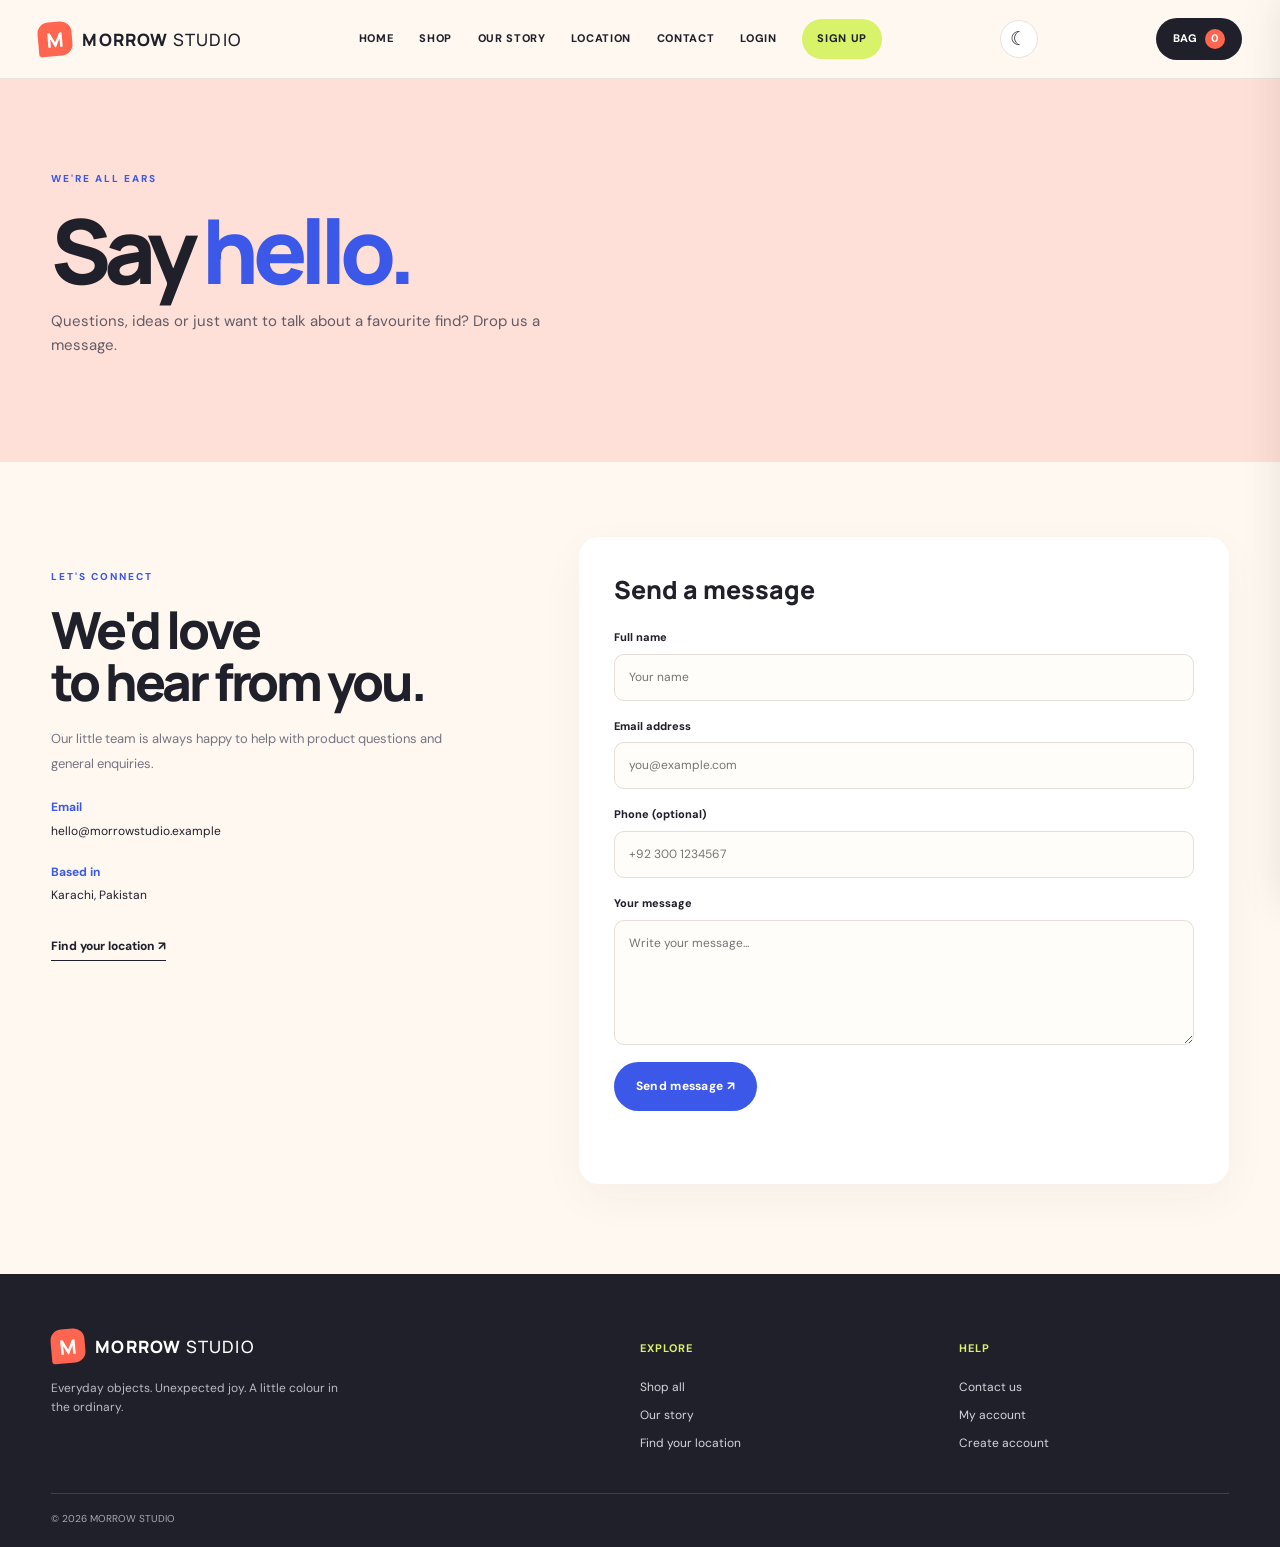
<file: contact.html>
<!doctype html><html lang="en"><head><meta charset="utf-8"><meta name="robots" content="index,follow"><meta name="viewport" content="width=device-width, initial-scale=1"><meta name="description" content="Contact MORROW STUDIO for help with products, orders and general enquiries. Send our team a message."><meta name="theme-color" content="#fff8f0"><title>Contact MORROW STUDIO | Get in Touch</title><meta property="og:type" content="website"><meta property="og:title" content="Contact MORROW STUDIO | Get in Touch"><meta property="og:description" content="Contact MORROW STUDIO for help with products, orders and general enquiries. Send our team a message."><meta name="twitter:card" content="summary_large_image"><link rel="preconnect" href="https://fonts.googleapis.com"><link rel="preconnect" href="https://fonts.gstatic.com" crossorigin><link href="https://fonts.googleapis.com/css2?family=DM+Sans:wght@400;500;600;700;800&family=Manrope:wght@400;500;600;700;800&display=swap" rel="stylesheet"><link rel="stylesheet" href="style.css"><script src="app.js" defer></script></head><body><header class="site-header"><div class="nav-wrap"><a class="brand" href="index.html"><span class="brand-symbol">M</span><span>MORROW<span class="brand-light"> STUDIO</span></span></a><button class="menu-toggle" aria-label="Open menu" aria-expanded="false">☰</button><nav class="main-nav" aria-label="Main navigation"><a href="index.html">Home</a><a href="index.html#shop">Shop</a><a href="about.html">Our story</a><a href="location.html">Location</a><a href="contact.html">Contact</a><a href="login.html">Login</a><a class="nav-signup" href="signup.html">Sign up</a></nav><button class="theme-toggle" type="button" data-theme-toggle aria-label="Switch to dark mode" title="Switch theme">☾</button><button class="bag-trigger" data-open-cart>Bag <span data-cart-count>0</span></button></div></header><main id="main"><section class="page-hero"><div class="content-wrap"><span class="eyebrow">WE'RE ALL EARS</span><h1>Say <em>hello.</em></h1><p>Questions, ideas or just want to talk about a favourite find? Drop us a message.</p></div></section><section class="content-wrap contact-layout"><div class="contact-side"><span class="eyebrow">LET'S CONNECT</span><h2>We'd love<br>to hear from you.</h2><p>Our little team is always happy to help with product questions and general enquiries.</p><div class="contact-detail"><b>Email</b><span>hello@morrowstudio.example</span></div><div class="contact-detail"><b>Based in</b><span>Karachi, Pakistan</span></div><a class="text-arrow" href="location.html">Find your location ↗</a></div><form class="form-card" id="contact-form" novalidate><h2>Send a message</h2><div class="field"><label for="contact-name">Full name</label><input id="contact-name" required placeholder="Your name" autocomplete="name"></div><div class="field"><label for="contact-email">Email address</label><input id="contact-email" type="email" required placeholder="you@example.com" autocomplete="email"></div><div class="field"><label for="contact-phone">Phone (optional)</label><input id="contact-phone" type="tel" placeholder="+92 300 1234567"></div><div class="field"><label for="contact-message">Your message</label><textarea id="contact-message" minlength="10" maxlength="1000" required placeholder="Write your message..."></textarea></div><button class="button button-primary" type="submit">Send message ↗</button><p class="form-feedback" id="contact-feedback" role="status"></p></form></section></main><footer class="site-footer"><div class="footer-main"><div><a class="brand footer-brand" href="index.html"><span class="brand-symbol">M</span><span>MORROW<span class="brand-light"> STUDIO</span></span></a><p>Everyday objects. Unexpected joy. A little colour in the ordinary.</p></div><div><h3>Explore</h3><a href="index.html#shop">Shop all</a><a href="about.html">Our story</a><a href="location.html">Find your location</a></div><div><h3>Help</h3><a href="contact.html">Contact us</a><a href="login.html">My account</a><a href="signup.html">Create account</a></div></div><div class="footer-bottom">© <span class="year"></span> MORROW STUDIO</div></footer><div class="cart-shade" id="cart-shade"></div><aside class="cart-panel" id="cart-panel" aria-label="Shopping bag" aria-hidden="true"><div class="cart-head"><div><span class="eyebrow">YOUR PICKS</span><h2>Your bag <span>♥</span></h2></div><button class="icon-close" data-close-cart aria-label="Close bag">×</button></div><div class="cart-items" id="cart-items"></div><div class="cart-bottom"><div class="cart-total"><span>Subtotal</span><strong id="cart-total">$0.00</strong></div><button class="button button-dark full" id="checkout-button">Continue to checkout <span>↗</span></button></div></aside><div class="toast" id="toast" role="status" aria-live="polite"></div><div class="checkout-layer" id="checkout-layer"><div class="checkout-box"><button class="icon-close" data-close-checkout>×</button><span class="eyebrow">ALL SET?</span><h2>Ready for your picks?</h2><p>Your order summary is ready.</p><div id="checkout-summary"></div><button class="button button-primary full" id="place-order">Place order ✓</button></div></div></body></html>
</file>
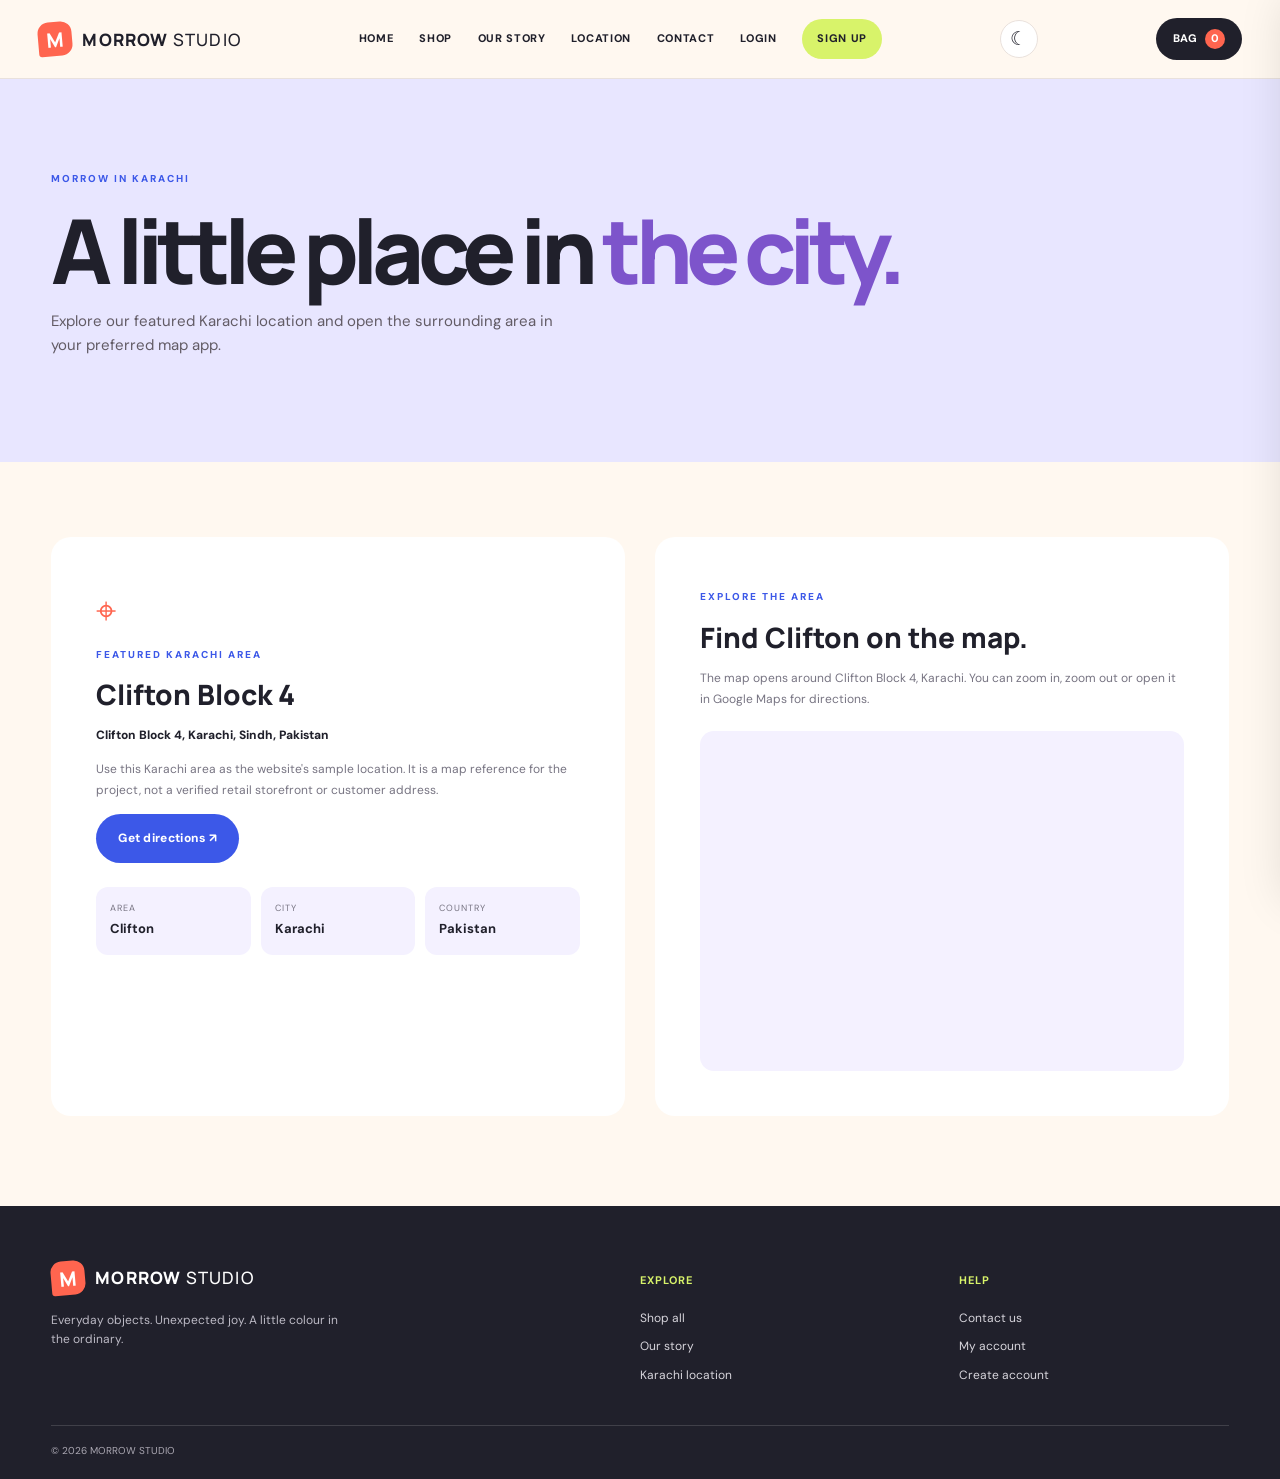
<file: location.html>
<!doctype html>
<html lang="en">
<head>
<meta charset="utf-8"><meta name="viewport" content="width=device-width, initial-scale=1">
<meta name="description" content="Explore the MORROW STUDIO featured Karachi location in Clifton Block 4 and view the area on a map.">
<meta name="robots" content="index,follow"><meta name="theme-color" content="#fff8f0">
<title>Karachi Location | MORROW STUDIO</title>
<meta property="og:type" content="website"><meta property="og:title" content="Karachi Location | MORROW STUDIO"><meta property="og:description" content="Find our featured Karachi area and explore Clifton Block 4 on a map.">
<meta name="twitter:card" content="summary_large_image">
<link rel="preconnect" href="https://fonts.googleapis.com"><link rel="preconnect" href="https://fonts.gstatic.com" crossorigin>
<link href="https://fonts.googleapis.com/css2?family=DM+Sans:wght@400;500;600;700;800&family=Manrope:wght@400;500;600;700;800&display=swap" rel="stylesheet">
<link rel="stylesheet" href="style.css"><script src="app.js" defer></script>
</head>
<body>
<header class="site-header"><div class="nav-wrap">
<a class="brand" href="index.html"><span class="brand-symbol">M</span><span>MORROW<span class="brand-light"> STUDIO</span></span></a>
<button class="menu-toggle" aria-label="Open menu" aria-expanded="false">☰</button>
<nav class="main-nav" aria-label="Main navigation"><a href="index.html">Home</a><a href="index.html#shop">Shop</a><a href="about.html">Our story</a><a href="location.html" aria-current="page">Location</a><a href="contact.html">Contact</a><a href="login.html">Login</a><a class="nav-signup" href="signup.html">Sign up</a></nav>
<button class="theme-toggle" type="button" data-theme-toggle aria-label="Switch to dark mode" title="Switch theme">☾</button><button class="bag-trigger" data-open-cart>Bag <span data-cart-count>0</span></button>
</div></header>
<main id="main">
<section class="page-hero location-hero"><div class="content-wrap"><span class="eyebrow">MORROW IN KARACHI</span><h1>A little place in <em>the city.</em></h1><p>Explore our featured Karachi location and open the surrounding area in your preferred map app.</p></div></section>
<section class="location-section content-wrap">
<div class="location-card"><div class="location-icon" aria-hidden="true">⌖</div><span class="eyebrow">FEATURED KARACHI AREA</span><h2>Clifton Block 4</h2><p class="location-address">Clifton Block 4, Karachi, Sindh, Pakistan</p><p>Use this Karachi area as the website's sample location. It is a map reference for the project, not a verified retail storefront or customer address.</p>
<a class="button button-primary" href="https://www.google.com/maps/search/?api=1&query=Clifton+Block+4%2C+Karachi%2C+Pakistan" target="_blank" rel="noopener">Get directions ↗</a>
<div class="location-facts"><div><span>AREA</span><strong>Clifton</strong></div><div><span>CITY</span><strong>Karachi</strong></div><div><span>COUNTRY</span><strong>Pakistan</strong></div></div>
</div>
<div class="location-note"><span class="eyebrow">EXPLORE THE AREA</span><h2>Find Clifton on the map.</h2><p>The map opens around Clifton Block 4, Karachi. You can zoom in, zoom out or open it in Google Maps for directions.</p>
<iframe class="location-map" title="Map of Clifton Block 4, Karachi, Pakistan" src="https://maps.google.com/maps?q=Clifton%20Block%204%2C%20Karachi%2C%20Pakistan&t=&z=14&ie=UTF8&iwloc=&output=embed" loading="lazy" referrerpolicy="no-referrer-when-downgrade" allowfullscreen></iframe>
</div></section></main>
<footer class="site-footer"><div class="footer-main"><div><a class="brand footer-brand" href="index.html"><span class="brand-symbol">M</span><span>MORROW<span class="brand-light"> STUDIO</span></span></a><p>Everyday objects. Unexpected joy. A little colour in the ordinary.</p></div><div><h3>Explore</h3><a href="index.html#shop">Shop all</a><a href="about.html">Our story</a><a href="location.html">Karachi location</a></div><div><h3>Help</h3><a href="contact.html">Contact us</a><a href="login.html">My account</a><a href="signup.html">Create account</a></div></div><div class="footer-bottom">© <span class="year"></span> MORROW STUDIO</div></footer>
<div class="cart-shade" id="cart-shade"></div><aside class="cart-panel" id="cart-panel" aria-label="Shopping bag" aria-hidden="true"><div class="cart-head"><div><span class="eyebrow">YOUR PICKS</span><h2>Your bag <span>♥</span></h2></div><button class="icon-close" data-close-cart aria-label="Close bag">×</button></div><div class="cart-items" id="cart-items"></div><div class="cart-bottom"><div class="cart-total"><span>Subtotal</span><strong id="cart-total">$0.00</strong></div><button class="button button-dark full" id="checkout-button">Continue to checkout <span>↗</span></button></div></aside><div class="toast" id="toast" role="status" aria-live="polite"></div><div class="checkout-layer" id="checkout-layer"><div class="checkout-box"><button class="icon-close" data-close-checkout>×</button><span class="eyebrow">ALL SET?</span><h2>Ready for your picks?</h2><p>Your order summary is ready.</p><div id="checkout-summary"></div><button class="button button-primary full" id="place-order">Place order ✓</button></div></div>
</body></html>
</file>
<file: style.css>
@import url('https://fonts.googleapis.com/css2?family=DM+Sans:wght@400;500;600;700;800&family=Manrope:wght@400;500;600;700;800&display=swap');
:root{--ink:#20202b;--paper:#fff8f0;--white:#fff;--coral:#ff654f;--pink:#ffb8c8;--blue:#3c58e8;--lime:#d8f36a;--purple:#7d54cb;--muted:#777482;--line:#e9e1dc;--sans:'DM Sans',Arial,sans-serif;--display:'Manrope',Arial,sans-serif}*{box-sizing:border-box}html{scroll-behavior:smooth}body{margin:0;background:var(--paper);color:var(--ink);font-family:var(--sans);line-height:1.6}body.locked{overflow:hidden}a{color:inherit;text-decoration:none}img{display:block;width:100%;object-fit:cover}button,input,textarea,select{font:inherit}button{cursor:pointer}.content-wrap{width:min(1240px,92%);margin:auto}.eyebrow{font-size:10px;font-weight:800;letter-spacing:2px;text-transform:uppercase;color:var(--blue)}.site-header{position:sticky;top:0;z-index:50;background:rgba(255,248,240,.96);backdrop-filter:blur(14px);border-bottom:1px solid var(--line)}.nav-wrap{width:min(1320px,94%);height:78px;margin:auto;display:flex;align-items:center;justify-content:space-between;gap:20px}.brand{display:flex;align-items:center;gap:10px;font:800 17px var(--display);letter-spacing:1.2px;white-space:nowrap}.brand-symbol{width:34px;height:34px;display:grid;place-items:center;background:var(--coral);color:white;border-radius:11px 11px 11px 3px;font-size:20px;transform:rotate(-5deg)}.brand-light{font-weight:500}.main-nav{display:flex;align-items:center;gap:clamp(12px,2vw,28px)}.main-nav a{font-size:11px;font-weight:800;text-transform:uppercase;letter-spacing:.7px;transition:.2s}.main-nav a:hover{color:var(--coral)}.main-nav .nav-signup{background:var(--lime);padding:11px 15px;border-radius:30px}.bag-trigger{border:0;background:var(--ink);color:white;border-radius:30px;padding:11px 17px;font-size:11px;font-weight:800;text-transform:uppercase;white-space:nowrap}.bag-trigger span{display:inline-grid;place-items:center;background:var(--coral);width:20px;height:20px;border-radius:50%;margin-left:5px}.menu-toggle{display:none;border:1px solid var(--ink);background:transparent;border-radius:9px;padding:8px 12px}.hero{display:grid;grid-template-columns:1fr 1.03fr;min-height:610px;background:#ffe0d8;overflow:hidden}.hero-copy{padding:clamp(55px,8vw,110px) max(4vw,calc((100vw - 1240px)/2));display:flex;flex-direction:column;align-items:flex-start;justify-content:center}.hero h1,.page-hero h1{font:800 clamp(4rem,7.5vw,7.7rem)/.93 var(--display);letter-spacing:-.075em;margin:22px 0 25px}.hero h1 em,.page-hero h1 em,.section-heading h2 em,.colour-banner h2 em,.story-section h2 em,.account-form h1 em,.account-image-copy h2 em,.contact-side h2 em{font-style:normal;color:var(--blue)}.hero-copy>p{max-width:420px;color:#5e5963;font-size:16px}.hero-actions{display:flex;align-items:center;gap:23px;margin-top:16px}.button{display:inline-flex;align-items:center;justify-content:center;gap:20px;border:0;border-radius:30px;padding:15px 22px;font-size:12px;font-weight:800;letter-spacing:.3px;transition:transform .2s,box-shadow .2s}.button:hover{transform:translateY(-3px);box-shadow:0 9px 22px #25203a20}.button-dark{background:var(--ink);color:white}.button-primary{background:var(--blue);color:white}.button-light{background:var(--lime);color:var(--ink)}.button.full{width:100%}.under-link,.text-arrow{font-size:12px;font-weight:800;border-bottom:1px solid currentColor;padding-bottom:4px}.hero-note{font-size:10px;font-weight:700;margin-top:46px;letter-spacing:.5px}.hero-dot{display:inline-block;width:8px;height:8px;background:var(--blue);border-radius:50%;margin-right:7px}.hero-visual{position:relative;min-height:610px;padding:24px}.hero-visual>img{height:100%;position:absolute;inset:0;object-position:center}.floating-card{position:absolute;left:7%;bottom:8%;background:var(--lime);padding:20px 24px;width:190px;box-shadow:9px 9px 0 var(--blue);transform:rotate(-4deg)}.floating-card span{display:block;font-size:8px;font-weight:800;letter-spacing:1.6px}.floating-card strong{display:block;font:800 22px/1.05 var(--display);margin:9px 0}.floating-card b{position:absolute;right:14px;bottom:10px;font-size:23px;color:var(--coral)}.hero-roundel{position:absolute;right:8%;top:9%;width:105px;height:105px;border-radius:50%;background:var(--coral);color:white;display:grid;place-content:center;text-align:center;font-size:11px;font-weight:800;line-height:1.25;transform:rotate(9deg);border:5px solid #ffffff80}.ticker{background:var(--blue);color:white;overflow:hidden;white-space:nowrap;padding:13px 0;font-size:12px;font-weight:800;letter-spacing:2px}.ticker div{width:max-content;animation:marquee 24s linear infinite}@keyframes marquee{to{transform:translateX(-35%)}}.shop-section{padding:88px 0 100px}.section-heading{display:flex;align-items:end;justify-content:space-between;gap:30px;margin-bottom:28px}.section-heading h2,.values-section h2{font:800 clamp(2.5rem,4.5vw,4.4rem)/1 var(--display);letter-spacing:-.06em;margin:12px 0 0}.section-heading p{max-width:390px;color:var(--muted);font-size:13px;margin:0}.shop-controls{display:grid;gap:18px;margin:25px 0}.search-box{display:flex;align-items:center;gap:10px;background:white;border:1px solid var(--line);border-radius:30px;padding:0 18px;max-width:430px}.search-box span{font-size:24px;color:var(--coral)}.search-box input{border:0;outline:0;background:transparent;padding:14px 0;width:100%;font-size:12px}.category-list{display:flex;flex-wrap:wrap;gap:8px}.category-chip{border:1px solid #ded6d1;background:transparent;border-radius:30px;padding:9px 15px;font-size:10px;font-weight:800;text-transform:uppercase;letter-spacing:.6px}.category-chip:hover,.category-chip.active{background:var(--coral);border-color:var(--coral);color:white}.results-row{display:flex;justify-content:space-between;align-items:center;margin:25px 0 16px;color:var(--muted);font-size:11px}.results-row label{display:flex;align-items:center;gap:9px}.results-row select{border:1px solid var(--line);background:white;border-radius:20px;padding:8px 12px;color:var(--ink)}.product-grid{display:grid;grid-template-columns:repeat(4,minmax(0,1fr));gap:30px 19px}.product-card{min-width:0}.product-image{height:285px;position:relative;overflow:hidden;border-radius:16px;background:#f1e7df}.product-image img{height:100%;transition:transform .45s}.product-card:hover .product-image img{transform:scale(1.06)}.product-tag{position:absolute;top:12px;left:12px;z-index:1;background:var(--lime);padding:7px 10px;border-radius:20px;font-size:9px;font-weight:800}.quick-view{position:absolute;right:12px;bottom:12px;background:white;border-radius:25px;padding:9px 12px;font-size:10px;font-weight:800;opacity:0;transform:translateY(6px);transition:.2s}.product-card:hover .quick-view{opacity:1;transform:none}.product-meta{display:flex;justify-content:space-between;gap:8px;align-items:start;margin:13px 0 2px}.product-meta h3{font:800 14px var(--display);margin:0}.product-meta p{font-size:12px;font-weight:800;margin:0;white-space:nowrap}.product-sub{color:var(--muted);font-size:10px;margin:0 0 9px}.add-small{border:1px solid var(--ink);background:transparent;border-radius:25px;padding:8px 13px;font-size:10px;font-weight:800}.add-small:hover{background:var(--ink);color:white}.pagination{display:flex;justify-content:center;gap:7px;margin:40px 0 0}.page-button{width:38px;height:38px;border:1px solid var(--line);border-radius:50%;background:white;font-size:12px}.page-button.active,.page-button:hover{background:var(--blue);border-color:var(--blue);color:white}.page-button:disabled{opacity:.35}.colour-banner{display:grid;grid-template-columns:.85fr 1.15fr;background:var(--purple);color:white;min-height:480px}.colour-banner>div{padding:70px max(5vw,calc((100vw - 1240px)/2));display:flex;flex-direction:column;align-items:flex-start;justify-content:center}.colour-banner .eyebrow{color:var(--lime)}.colour-banner h2{font:800 clamp(3rem,5vw,5.5rem)/.96 var(--display);letter-spacing:-.07em;margin:18px 0}.colour-banner h2 em{color:var(--lime)}.colour-banner p{max-width:330px;color:#f0eaff;font-size:13px}.colour-banner img{height:100%;min-height:480px}.newsletter{text-align:center;padding:82px 20px}.newsletter h2{font:800 clamp(2.3rem,4vw,3.8rem) var(--display);letter-spacing:-.06em;margin:12px}.newsletter p{color:var(--muted);font-size:13px;margin:0 0 24px}.site-footer{background:var(--ink);color:white;padding:55px 4% 20px}.footer-main{width:min(1240px,100%);margin:auto;display:grid;grid-template-columns:2fr 1fr 1fr;gap:50px;padding-bottom:40px}.footer-brand{margin-bottom:16px}.footer-main p{color:#bcbac5;font-size:12px;max-width:300px}.footer-main h3{font-size:11px;text-transform:uppercase;letter-spacing:1px;color:var(--lime)}.footer-main>div:not(:first-child){display:flex;flex-direction:column;align-items:flex-start;gap:9px}.footer-main a:not(.brand){font-size:12px;color:#d7d5dc}.footer-main a:hover{color:var(--lime)}.footer-bottom{width:min(1240px,100%);margin:auto;border-top:1px solid #ffffff24;padding-top:17px;color:#aaa7b2;font-size:10px}.page-hero{background:#ffe0d8;padding:85px 0 90px}.page-hero h1{font-size:clamp(3.6rem,7vw,6.5rem);margin:18px 0}.page-hero p{max-width:520px;color:#625b65;font-size:15px}.story-section{display:grid;grid-template-columns:1fr 1fr;gap:8%;align-items:center;padding-top:85px;padding-bottom:85px}.story-section>img{height:520px;border-radius:18px}.story-section h2,.contact-side h2{font:800 clamp(2.7rem,4vw,4rem)/1.02 var(--display);letter-spacing:-.06em;margin:15px 0 20px}.story-section p,.contact-side p{color:var(--muted);font-size:13px;line-height:1.9}.values-section{background:#e8e6ff;padding:80px 0}.values-section h2{margin:12px 0 35px}.value-grid{display:grid;grid-template-columns:repeat(3,1fr);gap:15px}.value-grid article{background:white;border-radius:18px;padding:28px;min-height:190px}.value-grid article>b{color:var(--coral);font:800 24px var(--display)}.value-grid h3{font:800 20px var(--display);margin:17px 0 7px}.value-grid p{color:var(--muted);font-size:12px}.contact-layout{display:grid;grid-template-columns:.8fr 1.2fr;gap:8%;padding-top:75px;padding-bottom:90px}.contact-side{padding-top:25px}.contact-side h2 em{color:var(--coral)}.contact-detail{display:flex;flex-direction:column;margin:22px 0;font-size:12px}.contact-detail b{color:var(--blue);margin-bottom:4px}.text-arrow{display:inline-block;margin-top:10px}.form-card{background:white;padding:35px;border-radius:20px;box-shadow:0 14px 45px #29213a0b}.form-card h2{font:800 25px var(--display);margin:0 0 22px}.field{display:flex;flex-direction:column;gap:7px;margin-bottom:17px}.field label{font-size:11px;font-weight:800}.field label span{font-weight:400;color:var(--muted)}.field input,.field textarea{width:100%;border:1px solid #e5deda;border-radius:10px;background:#fffdfa;padding:13px 14px;font-size:12px;outline:0}.field input:focus,.field textarea:focus{border-color:var(--blue);box-shadow:0 0 0 3px #3c58e81b}.field textarea{min-height:125px;resize:vertical}.field small{font-size:10px;color:var(--muted)}.form-feedback{font-size:12px;color:#28794b;min-height:18px;margin:10px 0}.account-layout{display:grid;grid-template-columns:1fr 1fr;min-height:calc(100vh - 78px)}.account-image{position:relative;min-height:700px;background:#f3c8c2}.account-image>img{position:absolute;inset:0;height:100%}.account-image:after{content:'';position:absolute;inset:0;background:linear-gradient(0deg,#1714219c,transparent 65%)}.account-image-copy{position:absolute;z-index:1;left:9%;bottom:10%;color:white}.account-image-copy .eyebrow{color:var(--lime)}.account-image-copy h2{font:800 clamp(2.8rem,5vw,5rem)/.98 var(--display);letter-spacing:-.06em;margin:15px 0}.account-image-copy h2 em{color:var(--lime)}.account-panel{display:grid;place-items:center;padding:50px 8%}.account-form{width:min(430px,100%)}.account-form h1{font:800 clamp(2.6rem,4vw,3.8rem)/1.05 var(--display);letter-spacing:-.06em;margin:14px 0}.account-form>p:not(.form-feedback):not(.account-switch){color:var(--muted);font-size:12px;margin-bottom:28px}.account-form h1 em{color:var(--coral)}.account-switch{text-align:center;font-size:11px;color:var(--muted);margin-top:20px}.account-switch a{color:var(--blue);font-weight:800;text-decoration:underline}.location-hero{background:#e8e6ff}.location-hero h1 em{color:var(--purple)}.location-section{display:grid;grid-template-columns:1fr 1fr;gap:30px;padding-top:75px;padding-bottom:90px;align-items:stretch}.location-card,.location-note{background:white;border-radius:20px;padding:clamp(25px,4vw,45px)}.location-icon{font-size:36px;color:var(--coral)}.location-card h2,.location-note h2{font:800 28px var(--display);margin:10px 0}.location-card>p,.location-note p{font-size:12px;color:var(--muted);line-height:1.8}.location-status{margin:17px 0;color:var(--blue);font-weight:700}.location-result{display:grid;grid-template-columns:1fr 1fr;gap:15px;margin-top:18px}.location-result div{background:#f4f1ff;border-radius:10px;padding:12px;min-width:0}.location-result span{display:block;font-size:9px;text-transform:uppercase;color:var(--muted)}.location-result strong{font-size:12px;overflow-wrap:anywhere}.location-result a{grid-column:1/-1}.location-note{background:#ffe0d8}.location-note img{height:210px;border-radius:12px;margin-top:22px}.breadcrumbs{padding:28px 0;color:var(--muted);font-size:11px}.breadcrumbs a:hover{color:var(--coral)}.detail-host{margin-bottom:60px}.product-detail{display:grid;grid-template-columns:1.05fr .95fr;background:white;border-radius:20px;overflow:hidden}.product-detail>img{height:100%;min-height:560px;max-height:700px}.detail-copy{padding:clamp(25px,5vw,70px);display:flex;flex-direction:column;align-items:flex-start;justify-content:center}.detail-category{font-size:10px;font-weight:800;letter-spacing:1.8px;color:var(--blue);text-transform:uppercase}.detail-copy h1{font:800 clamp(2.4rem,4vw,4rem)/1 var(--display);letter-spacing:-.06em;margin:15px 0}.detail-price{font-size:24px;font-weight:800;margin:0 0 17px}.detail-description{font-size:13px;color:var(--muted);line-height:1.9}.detail-actions{display:flex;gap:10px;margin-top:18px}.detail-note{font-size:10px;color:var(--muted);margin-top:18px}.related-section{padding:25px 0 70px}.cart-shade{position:fixed;inset:0;background:#15132088;z-index:90;opacity:0;visibility:hidden;transition:.25s}.cart-shade.show{opacity:1;visibility:visible}.cart-panel{position:fixed;right:0;top:0;height:100dvh;width:min(440px,100%);background:var(--paper);z-index:91;transform:translateX(105%);transition:transform .3s ease;display:flex;flex-direction:column;box-shadow:-15px 0 45px #0002}.cart-panel.show{transform:translateX(0)}.cart-head{display:flex;justify-content:space-between;align-items:center;padding:25px;border-bottom:1px solid var(--line)}.cart-head h2{font:800 27px var(--display);margin:4px 0}.cart-head h2 span{color:var(--coral)}.icon-close{border:0;background:transparent;font-size:30px;line-height:1}.cart-items{padding:12px 23px;overflow:auto;flex:1}.cart-row{display:grid;grid-template-columns:76px 1fr auto;gap:12px;padding:14px 0;border-bottom:1px solid var(--line)}.cart-row img{height:82px;border-radius:9px}.cart-row h3{font:800 13px var(--display);margin:2px 0}.cart-row p{font-size:11px;margin:0}.cart-row>b{font-size:12px}.qty{display:flex;align-items:center;gap:9px;margin-top:8px}.qty button{width:24px;height:24px;border:1px solid var(--line);background:white;border-radius:50%}.remove{border:0;background:none;color:var(--muted);font-size:10px;text-decoration:underline;margin-top:5px}.cart-bottom{padding:20px 23px;border-top:1px solid var(--line)}.cart-total{display:flex;justify-content:space-between;margin-bottom:14px}.empty{text-align:center;padding:55px 10px;color:var(--muted);font-size:13px}.checkout-layer{position:fixed;inset:0;background:#15132088;z-index:110;display:grid;place-items:center;padding:20px;opacity:0;visibility:hidden;transition:.2s}.checkout-layer.show{opacity:1;visibility:visible}.checkout-box{position:relative;background:white;border-radius:20px;padding:35px;width:min(470px,100%);max-height:90vh;overflow:auto}.checkout-box>.icon-close{position:absolute;right:18px;top:12px}.checkout-box h2{font:800 29px var(--display);margin:10px 0}.checkout-box p{font-size:12px;color:var(--muted)}#checkout-summary{background:#f4f1ff;padding:14px;border-radius:10px;font-size:12px;margin:17px 0}.toast{position:fixed;bottom:22px;left:50%;transform:translate(-50%,20px);background:var(--ink);color:white;border-radius:30px;padding:12px 20px;font-size:11px;z-index:130;opacity:0;transition:.25s;pointer-events:none}.toast.show{opacity:1;transform:translate(-50%,0)}
@media(max-width:1000px){.main-nav{gap:12px}.main-nav a{font-size:9px}.product-grid{grid-template-columns:repeat(3,minmax(0,1fr))}.product-image{height:250px}.nav-wrap{gap:12px}}
@media(max-width:760px){.nav-wrap{height:70px}.menu-toggle{display:block;margin-left:auto}.main-nav{display:none;position:absolute;top:70px;left:0;right:0;background:var(--paper);padding:18px 5%;border-bottom:1px solid var(--line);flex-direction:column;align-items:stretch;gap:0}.main-nav.open{display:flex}.main-nav a{font-size:12px;padding:11px}.main-nav .nav-signup{text-align:center;margin-top:8px}.hero{grid-template-columns:1fr}.hero-copy{padding:65px 7%}.hero h1{font-size:clamp(4rem,15vw,6rem)}.hero-visual{min-height:420px}.section-heading{display:block}.section-heading p{margin-top:14px}.product-grid{grid-template-columns:repeat(2,minmax(0,1fr));gap:25px 13px}.product-image{height:clamp(175px,45vw,270px)}.colour-banner{grid-template-columns:1fr}.colour-banner>div{padding:55px 7%}.colour-banner img{min-height:300px;max-height:380px}.story-section,.contact-layout,.location-section{grid-template-columns:1fr;gap:30px}.story-section>img{height:350px}.account-layout{grid-template-columns:1fr}.account-image{min-height:360px;max-height:430px}.account-panel{padding:55px 7%}.footer-main{grid-template-columns:1fr 1fr;gap:30px}.footer-main>div:first-child{grid-column:1/-1}.product-detail{grid-template-columns:1fr}.product-detail>img{height:370px;min-height:0}.detail-copy{padding:28px}.page-hero{padding:65px 0}.value-grid{grid-template-columns:1fr}.location-result{grid-template-columns:1fr 1fr}}
@media(max-width:430px){.brand{font-size:14px}.brand-symbol{width:30px;height:30px}.bag-trigger{padding:9px 11px;font-size:9px}.hero-actions{align-items:flex-start;flex-direction:column;gap:15px}.product-grid{gap:22px 10px}.product-meta{display:block}.product-meta p{margin-top:3px}.product-meta h3{font-size:12px}.add-small{padding:7px 10px}.footer-main{grid-template-columns:1fr}.footer-main>div:first-child{grid-column:auto}.form-card{padding:23px}.detail-actions{width:100%;flex-direction:column}.detail-actions .button{width:100%}.results-row{align-items:flex-start;flex-direction:column;gap:12px}}

/* Final responsive and location refinements */
.location-map{display:block;width:100%;height:280px;border:0;border-radius:14px;margin-top:16px;background:#f1eef9}
.location-map[hidden]{display:none}
button:disabled{opacity:.65;cursor:wait}
img{max-width:100%;height:auto}
@media (min-width:761px) and (max-width:1100px){
  .nav-wrap{height:auto;min-height:76px;flex-wrap:wrap;padding:12px 0}
  .main-nav{display:none}
  .menu-toggle{display:block;margin-left:auto}
  .main-nav.open{display:flex;position:absolute;top:100%;left:0;right:0;background:var(--paper);padding:16px 4%;border-bottom:1px solid var(--line);flex-wrap:wrap;justify-content:center;gap:8px 18px}
  .main-nav.open a{font-size:11px;padding:10px}
  .hero{min-height:520px}
  .hero-visual{min-height:520px}
  .product-grid{grid-template-columns:repeat(3,minmax(0,1fr))}
}
@media(max-width:760px){
  .content-wrap{width:min(100% - 32px,600px)}
  .nav-wrap{width:calc(100% - 28px);gap:8px}
  .brand{font-size:13px;letter-spacing:.5px}
  .bag-trigger{font-size:10px;padding:9px 11px}
  .hero{min-height:0}
  .hero-copy{padding:54px 22px}
  .hero-visual{min-height:340px}
  .shop-section{padding:58px 0 68px}
  .product-grid{grid-template-columns:repeat(2,minmax(0,1fr));gap:22px 12px}
  .product-image{height:clamp(150px,52vw,250px)}
  .product-card{min-width:0}
  .product-meta h3{overflow-wrap:anywhere}
  .category-list{overflow-x:auto;flex-wrap:nowrap;padding-bottom:8px}
  .category-list button{flex:0 0 auto}
  .location-section{padding-top:40px;padding-bottom:55px}
  .location-card,.location-note{padding:24px}
  .location-map{height:230px}
  .account-layout{min-height:0}
  .account-image{min-height:300px}
  .footer-main{padding:45px 0}
}
@media(max-width:380px){
  .brand{font-size:11px;gap:6px}
  .brand-symbol{width:27px;height:27px}
  .menu-toggle{padding:7px 9px}
  .bag-trigger{padding:8px 9px}
  .product-grid{grid-template-columns:1fr 1fr;gap:18px 9px}
  .product-image{height:155px}
  .product-meta h3{font-size:11px}
  .product-meta p{font-size:10px}
  .location-result{grid-template-columns:1fr}
  .location-result a{grid-column:auto}
  .checkout-box{padding:26px 20px}
}
@media(prefers-reduced-motion:reduce){*,*::before,*::after{scroll-behavior:auto!important;animation-duration:.01ms!important;animation-iteration-count:1!important;transition-duration:.01ms!important}}

.visually-hidden{position:absolute!important;width:1px!important;height:1px!important;padding:0!important;margin:-1px!important;overflow:hidden!important;clip:rect(0,0,0,0)!important;white-space:nowrap!important;border:0!important}.location-map{grid-column:1/-1}


/* Accessible light/dark theme system */
:root{color-scheme:light;--ink:#20202b;--paper:#fff8f0;--white:#ffffff;--muted:#777482;--line:#e9e1dc;--surface:#ffffff;--surface-soft:#f4f1ff;--header-bg:rgba(255,248,240,.96)}
:root[data-theme="dark"]{color-scheme:dark;--ink:#f5f2fa;--paper:#171620;--white:#242330;--muted:#c0bdca;--line:#3a3748;--surface:#242330;--surface-soft:#302d40;--header-bg:rgba(23,22,32,.96)}
body{background:var(--paper);color:var(--ink);transition:background .2s,color .2s}
.site-header{background:var(--header-bg)}
.theme-toggle{width:38px;height:38px;flex:0 0 38px;border:1px solid var(--line);border-radius:50%;background:var(--surface);color:var(--ink);font-size:19px;display:grid;place-items:center}
.theme-toggle:hover{border-color:var(--coral);transform:translateY(-1px)}
.location-address{font-weight:800;color:var(--ink)!important}
.location-facts{display:grid;grid-template-columns:repeat(3,1fr);gap:10px;margin-top:24px}
.location-facts div{background:var(--surface-soft);border-radius:12px;padding:14px;min-width:0}
.location-facts span{display:block;font-size:9px;letter-spacing:1px;color:var(--muted)}
.location-facts strong{font-size:13px}
.location-map{display:block;width:100%;height:340px;border:0;border-radius:14px;margin-top:20px;background:var(--surface-soft)}
.location-hero{background:#e8e6ff}
.location-card,.location-note,.product-detail,.checkout-box,.value-grid article,.contact-card,.form-card,.account-panel{background:var(--surface);color:var(--ink)}
.search-box,.search-box input,.results-row select,.page-button,.qty button{background:var(--surface);color:var(--ink)}
.location-result div{background:var(--surface-soft)}
:root[data-theme="dark"] .hero,:root[data-theme="dark"] .page-hero,:root[data-theme="dark"] .location-hero{background:#292638;color:var(--ink)}
:root[data-theme="dark"] .hero-copy>p,:root[data-theme="dark"] .page-hero p{color:#d1cddd}
:root[data-theme="dark"] .location-note{background:#302b3b}
:root[data-theme="dark"] .values-section{background:#292638}
:root[data-theme="dark"] .value-grid article{background:#242330}
:root[data-theme="dark"] .colour-banner{background:#49366f}
:root[data-theme="dark"] .search-box{border-color:var(--line)}
:root[data-theme="dark"] .category-chip{border-color:#514d60;color:var(--ink)}
:root[data-theme="dark"] .category-chip.active,:root[data-theme="dark"] .category-chip:hover{color:#fff}
:root[data-theme="dark"] .add-small{border-color:var(--ink);color:var(--ink)}
:root[data-theme="dark"] .add-small:hover{background:var(--ink);color:var(--paper)}
:root[data-theme="dark"] .checkout-box{background:#242330}
:root[data-theme="dark"] #checkout-summary{background:#302d40;color:var(--ink)}
:root[data-theme="dark"] .cart-panel{background:#242330;color:var(--ink)}
:root[data-theme="dark"] .cart-head,:root[data-theme="dark"] .cart-bottom{border-color:var(--line)}
:root[data-theme="dark"] .qty button{border-color:var(--line)}
:root[data-theme="dark"] .account-form input,:root[data-theme="dark"] .form-card input,:root[data-theme="dark"] .form-card textarea{background:#302d40;color:var(--ink);border-color:var(--line)}
:root[data-theme="dark"] .menu-toggle{border-color:var(--line);color:var(--ink)}
@media(max-width:760px){.theme-toggle{width:34px;height:34px;flex-basis:34px}.location-facts{grid-template-columns:1fr}.location-map{height:270px}}
</file>
